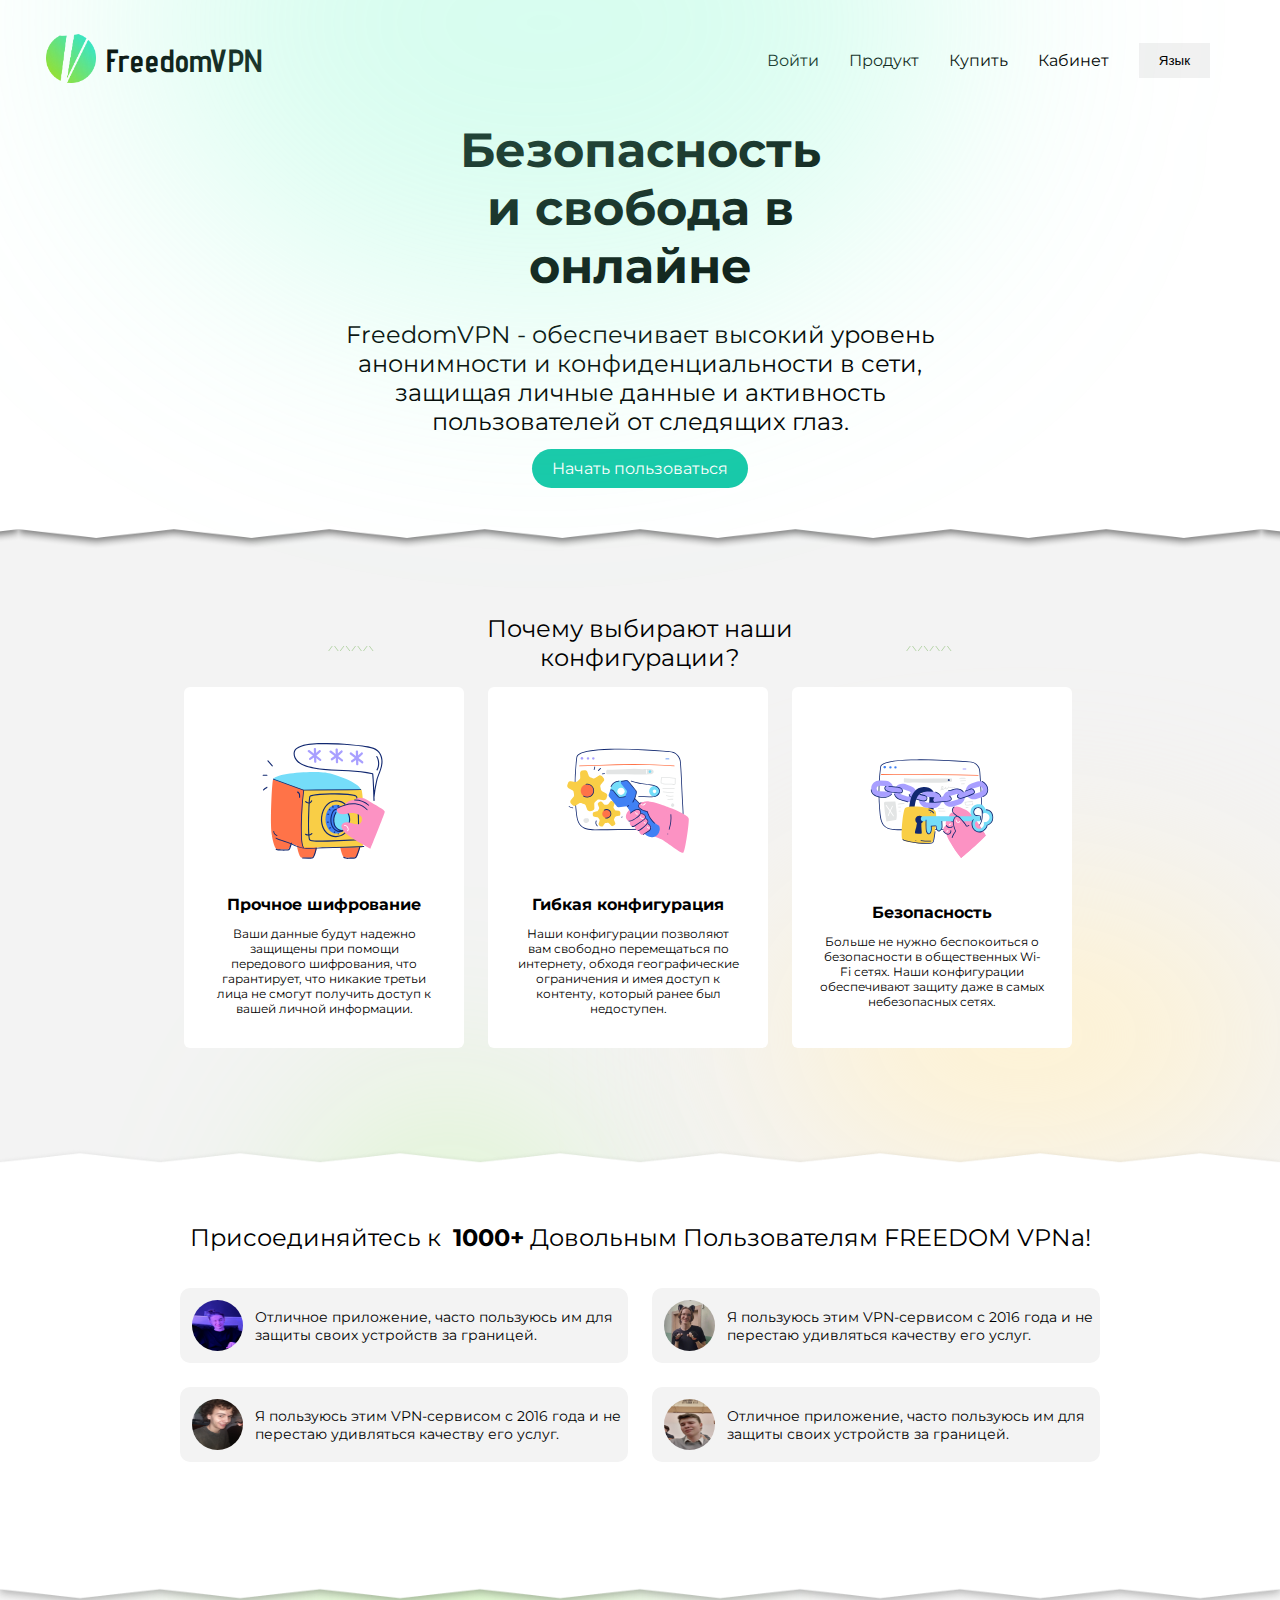
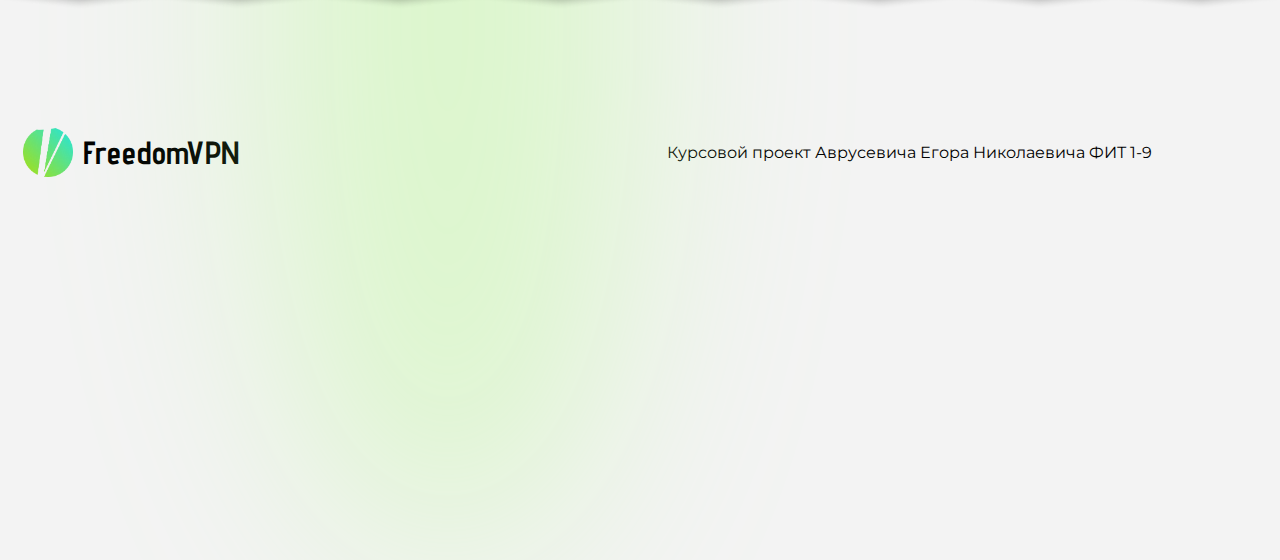
<file: index.html>
<!DOCTYPE html>
<html lang="ru">

<head>
    <meta charset="UTF-8">
    <meta name="viewport" content="width=device-width, initial-scale=1.0">
    <link rel="preconnect" href="https://fonts.googleapis.com">
    <link rel="preconnect" href="https://fonts.gstatic.com" crossorigin>
    <link href="https://fonts.googleapis.com/css2?family=Advent+Pro:wght@100;200;300;400;500;600;700&display=swap"
        rel="stylesheet">
    <link
        href="https://fonts.googleapis.com/css2?family=Montserrat:wght@100;200;300;400;500;600;700;800;900&display=swap"
        rel="stylesheet">
    <link href="main.css" rel="stylesheet" media="all">
</head>

<body>
    <div class="head_rectangle">
        <header>
            <div class="circle"></div>
            <div class="logo">
                <a href="index.html">
                    <img src="images/logo.png" alt="Логотип">
                    <h1 class="product-name">FreedomVPN</a></h1>
                </a>
            </div>
            <div class="AdapFlex">
                <ul class="menu">
                    <li><a href="login.html">Войти</a></li>
                    <li><a href="#Product">Продукт</a></li>
                    <li><a href="tarif.html">Купить</a></li>
                    <li><a href="profile.html">Кабинет</a></li>
                    <div class="language">
                        <li>
                            <div class="dropdown">
                                <button class="dropdown-button">Язык</button>
                                <ul class="dropdown-menu">
                                    <li><a href="#" class="selected">Русский</a></li>
                                    <li><a href="#">Английский</a></li>
                                    <li><a href="#">Французский</a></li>
                                </ul>
                            </div>
                        </li>
                    </div>
                </ul>
            </div>
        </header>
        <!-- верхняя панель(сверху) -->
        <div class="info">
            <div class="cap">Безопасность <br>
                и свобода в онлайне</div>
            <div class="text">FreedomVPN - обеспечивает высокий уровень анонимности и конфиденциальности в сети,
                защищая личные данные и активность пользователей от следящих глаз.</div>
            <button class="custom-button">
                <span class="button-text">Начать пользоваться</span>
            </button>
        </div>
    </div>
    <div class="advantages">
        <div class="why">
            <div class="line"></div> Почему выбирают наши конфигурации? <div class="line"></div>
        </div>
        <div class="container">
            <div class="pluses">
                <img src="images/crypto.svg">
                <div> Прочное шифрование </div>
                <p>Ваши данные будут надежно защищены при помощи передового шифрования,
                    что гарантирует, что никакие третьи лица не смогут получить доступ к вашей личной информации.</p>
            </div>
            <div class="pluses">
                <img src="images/configure.svg">
                <div> Гибкая конфигурация </div>
                <p>Наши конфигурации позволяют вам свободно перемещаться по интернету,
                    обходя географические ограничения и имея доступ к контенту, который ранее был недоступен.</p>
            </div>
            <div class="pluses">
                <img src="images/secure.svg">
                <div> Безопасность </div>
                <p> Больше не нужно беспокоиться о безопасности в общественных Wi-Fi сетях.
                    Наши конфигурации обеспечивают защиту даже в самых небезопасных сетях.</p>
            </div>
        </div>
    </div>
    <div class="background_circle1"></div>
    <div class="background_circle2"></div>
    <div class="reactions">
        <div class="mes">
            Присоединяйтесь к &nbsp<p> 1000+ </p> &nbspДовольным Пользователям FREEDOM VPNа!
        </div>
        <div class="feedbacks">
            <div class="text_f">
                <section class="photo"><img src="images/Ilya.jpg"></section>Отличное приложение, часто пользуюсь им для
                защиты
                своих устройств за границей.
            </div>
            <div class="text_f">
                <section class="photo"><img src="images/Nikita.jpg"></section>Я пользуюсь этим VPN-сервисом с 2016 года
                и не
                перестаю удивляться качеству его услуг.
            </div>
            <div class="text_f">
                <section class="photo"><img src="images/Maksim.jpg"></section>Я пользуюсь этим VPN-сервисом с 2016 года
                и не
                перестаю удивляться качеству его услуг.
            </div>
            <div class="text_f">
                <section class="photo"><img src="images/Sanya.jpg"></section>Отличное приложение, часто пользуюсь им для
                защиты
                своих устройств за границей.
            </div>
        </div>
    </div>
    <footer>
        <div class="logo">
            <img src="images/logo.png" alt="Логотип">
            <h1 class="product-name">FreedomVPN</h1>
        </div>
        <div id="output" class="output"></div>
        <script src="name.js"></script>
    </footer>
    <script src="language.js"></script>
</body>

</html>
</file>
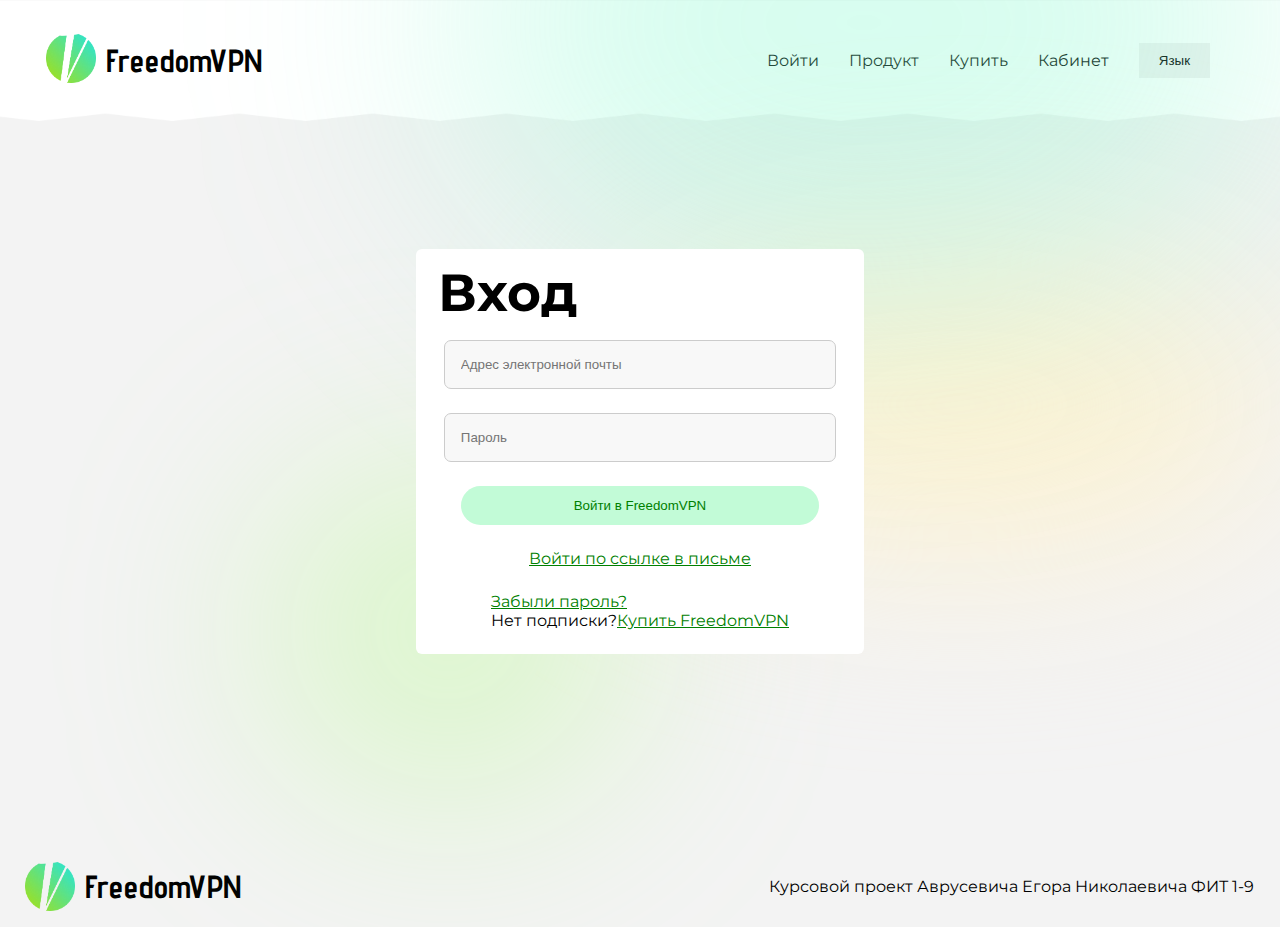
<file: login.html>
<!DOCTYPE html>
<html lang="ru">

<head>
    <meta charset="UTF-8">
    <meta name="viewport" content="width=device-width, initial-scale=1.0">
    <link rel="preconnect" href="https://fonts.googleapis.com">
    <link rel="preconnect" href="https://fonts.gstatic.com" crossorigin>
    <link href="https://fonts.googleapis.com/css2?family=Advent+Pro:wght@100;200;300;400;500;600;700&display=swap"
        rel="stylesheet">
    <link
        href="https://fonts.googleapis.com/css2?family=Montserrat:wght@100;200;300;400;500;600;700;800;900&display=swap"
        rel="stylesheet">
    <link href="https://fonts.googleapis.com/css2?family=Open+Sans:wght@300;400;600;700;800&display=swap"
        rel="stylesheet">
    <link href="https://fonts.googleapis.com/css2?family=Roboto:wght@100;300;400;500;700;900&display=swap"
        rel="stylesheet">
    <link href="login.css" rel="stylesheet" media="all">
</head>

<body>
    <div class="head_rectangle">
        <header>
            <div class="circle"></div>
            <div class="logo">
                <a href="index.html">
                    <img src="images/logo.png" alt="Логотип">
                    <h1 class="product-name">FreedomVPN</a></h1>
                </a>
            </div>
            <div class="AdapFlex">
                <ul class="menu">
                    <li><a href="login.html">Войти</a></li>
                    <li><a href="#Product">Продукт</a></li>
                    <li><a href="tarif.html">Купить</a></li>
                    <li><a href="profile.html">Кабинет</a></li>
                    <div class="language">
                        <li>
                            <div class="dropdown">
                                <button class="dropdown-button">Язык</button>
                                <ul class="dropdown-menu">
                                    <li><a href="#" class="selected">Русский</a></li>
                                    <li><a href="#">Английский</a></li>
                                    <li><a href="#">Французский</a></li>
                                </ul>
                            </div>
                        </li>
                    </div>
                </ul>
            </div>
        </header>
    </div>
    <main class="container">
        <div class="login-form">
            <p>Вход</p>
            <form>
                <div class="form-group">
                    <input type="text" id="email" name="email" placeholder="Адрес электронной почты" required>
                </div>
                <div class="form-group">
                    <input type="text" id="password" name="password" placeholder="Пароль" required>
                </div>
                <div class="form-group">
                    <button type="submit">Войти в FreedomVPN</button>
                </div>
            </form>
            <div class="help">
                <div><a href="#">Войти по ссылке в письме</a></div>
                <div><a href="#">Забыли пароль?</a><br>Нет подписки?<a href="tarif.html">Купить FreedomVPN</a>
                </div>
            </div>
        </div>
    </main>
    <div class="background_circle1"></div>
    <div class="background_circle2"></div>
    <footer>
        <div class="logo">
            <img src="images/logo.png" alt="Логотип">
            <h1 class="product-name">FreedomVPN</h1>
        </div>
        <div id="output" class="output"></div>
        <script src="name.js"></script>
    </footer>
    <script src="language.js"></script>
</body>

</html>
</file>
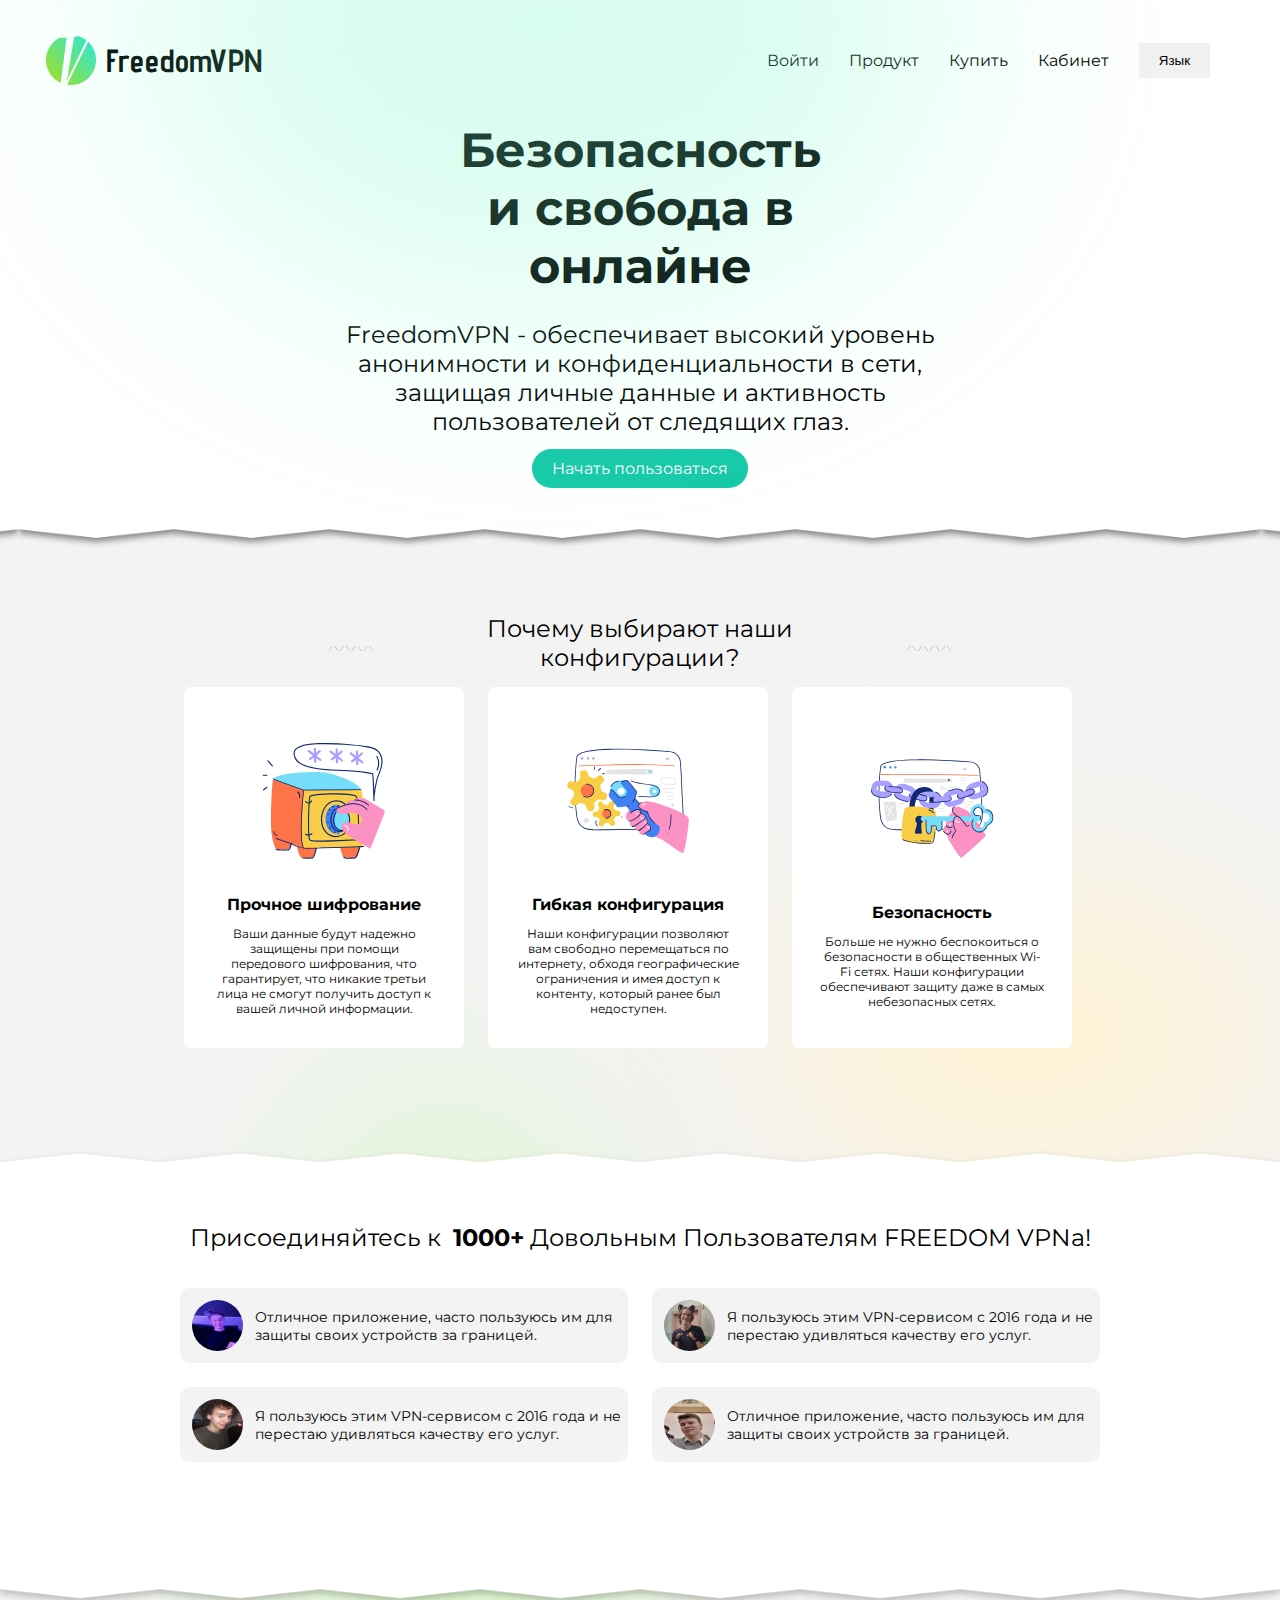
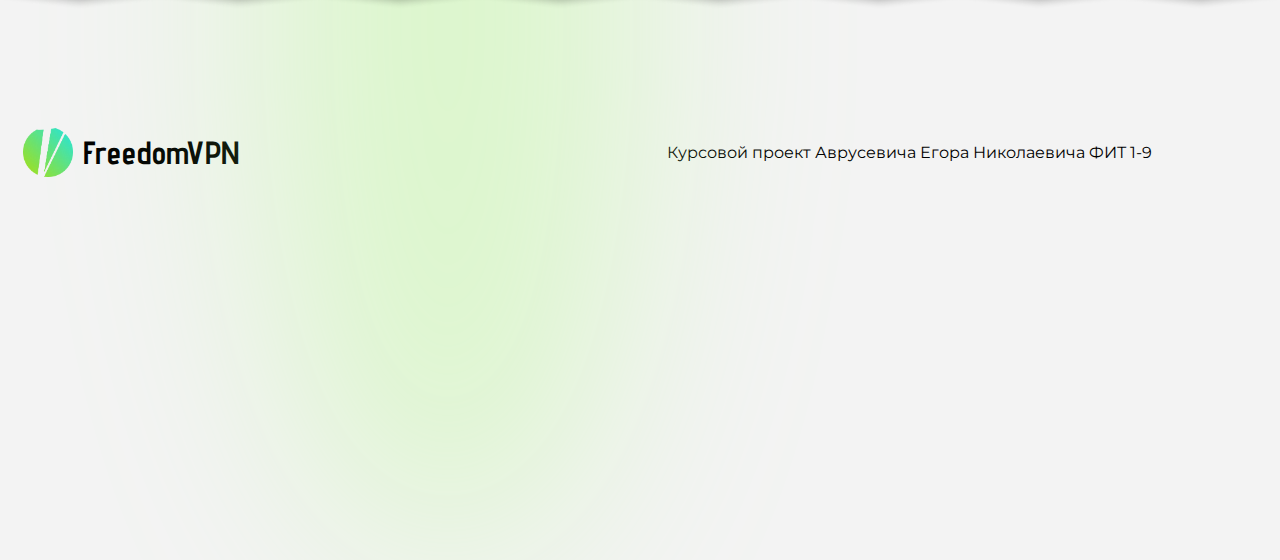
<file: main.html>
<!DOCTYPE html>
<html lang="ru">

<head>
    <meta charset="UTF-8">
    <meta name="viewport" content="width=device-width, initial-scale=1.0">
    <link rel="preconnect" href="https://fonts.googleapis.com">
    <link rel="preconnect" href="https://fonts.gstatic.com" crossorigin>
    <link href="https://fonts.googleapis.com/css2?family=Advent+Pro:wght@100;200;300;400;500;600;700&display=swap"
        rel="stylesheet">
    <link
        href="https://fonts.googleapis.com/css2?family=Montserrat:wght@100;200;300;400;500;600;700;800;900&display=swap"
        rel="stylesheet">
    <link href="https://fonts.googleapis.com/css2?family=Open+Sans:wght@300;400;600;700;800&display=swap"
        rel="stylesheet">
    <link href="https://fonts.googleapis.com/css2?family=Roboto:wght@100;300;400;500;700;900&display=swap"
        rel="stylesheet">
    <link href="main.css" rel="stylesheet" media="all">
</head>

<body>
    <div class="head_rectangle">
        <header>
            <div class="circle"></div>
            <div class="logo">
                <img src="images/logo.png" alt="Логотип">
                <h1 class="product-name"><a href="main.html">FreedomVPN</a></h1>
            </div>
            <div class="AdapFlex">
                <ul class="menu">
                    <li><a href="login.html">Войти</a></li>
                    <li><a href="#Product">Продукт</a></li>
                    <li><a href="tarif.html">Купить</a></li>
                    <li><a href="profile.html">Кабинет</a></li>
                    <div class="language">
                        <li>
                            <div class="dropdown">
                                <button class="dropdown-button">Язык</button>
                                <ul class="dropdown-menu">
                                    <li><a href="#" class="selected">Русский</a></li>
                                    <li><a href="#">Английский</a></li>
                                    <li><a href="#">Французский</a></li>
                                </ul>
                            </div>
                        </li>
                    </div>
                </ul>
            </div>
        </header>
        <!-- верхняя панель(сверху) -->
        <div class="info">
            <div class="cap">Безопасность <br>
                и свобода в онлайне</div>
            <div class="text">FreedomVPN - обеспечивает высокий уровень анонимности и конфиденциальности в сети,
                защищая личные данные и активность пользователей от следящих глаз.</div>
            <button class="custom-button">
                <span class="button-text">Начать пользоваться</span>
            </button>
        </div>
    </div>
    <div class="advantages">
        <div class="why">
            <div class="line"></div> Почему выбирают наши конфигурации? <div class="line"></div>
        </div>
        <div class="container">
            <div class="pluses">
                <img src="images/crypto.svg">
                <div> Прочное шифрование </div>
                <p>Ваши данные будут надежно защищены при помощи передового шифрования,
                    что гарантирует, что никакие третьи лица не смогут получить доступ к вашей личной информации.</p>
            </div>
            <div class="pluses">
                <img src="images/configure.svg">
                <div> Гибкая конфигурация </div>
                <p>Наши конфигурации позволяют вам свободно перемещаться по интернету,
                    обходя географические ограничения и имея доступ к контенту, который ранее был недоступен.</p>
            </div>
            <div class="pluses">
                <img src="images/secure.svg">
                <div> Безопасность </div>
                <p> Больше не нужно беспокоиться о безопасности в общественных Wi-Fi сетях.
                    Наши конфигурации обеспечивают защиту даже в самых небезопасных сетях.</p>
            </div>
        </div>
    </div>
    <div class="background_circle1"></div>
    <div class="background_circle2"></div>
    <div class="reactions">
        <div class="mes">
            Присоединяйтесь к &nbsp<p> 1000+ </p> &nbspДовольным Пользователям FREEDOM VPNа!
        </div>
        <div class="feedbacks">
            <div class="text_f">
                <section class="photo"><img src="images/Ilya.jpg"></section>Отличное приложение, часто пользуюсь им для
                защиты
                своих устройств за границей.
            </div>
            <div class="text_f">
                <section class="photo"><img src="images/Nikita.jpg"></section>Я пользуюсь этим VPN-сервисом с 2016 года
                и не
                перестаю удивляться качеству его услуг.
            </div>
            <div class="text_f">
                <section class="photo"><img src="images/Maksim.jpg"></section>Я пользуюсь этим VPN-сервисом с 2016 года
                и не
                перестаю удивляться качеству его услуг.
            </div>
            <div class="text_f">
                <section class="photo"><img src="images/Sanya.jpg"></section>Отличное приложение, часто пользуюсь им для
                защиты
                своих устройств за границей.
            </div>
        </div>
    </div>
    <footer>
        <div class="logo">
            <img src="images/logo.png" alt="Логотип">
            <h1 class="product-name">FreedomVPN</h1>
        </div>
        <div>Курсовой проект Аврусевича Егора Николаевича ФИТ 1-9</div>
    </footer>
    <script src="language.js"></script>
</body>

</html>
</file>
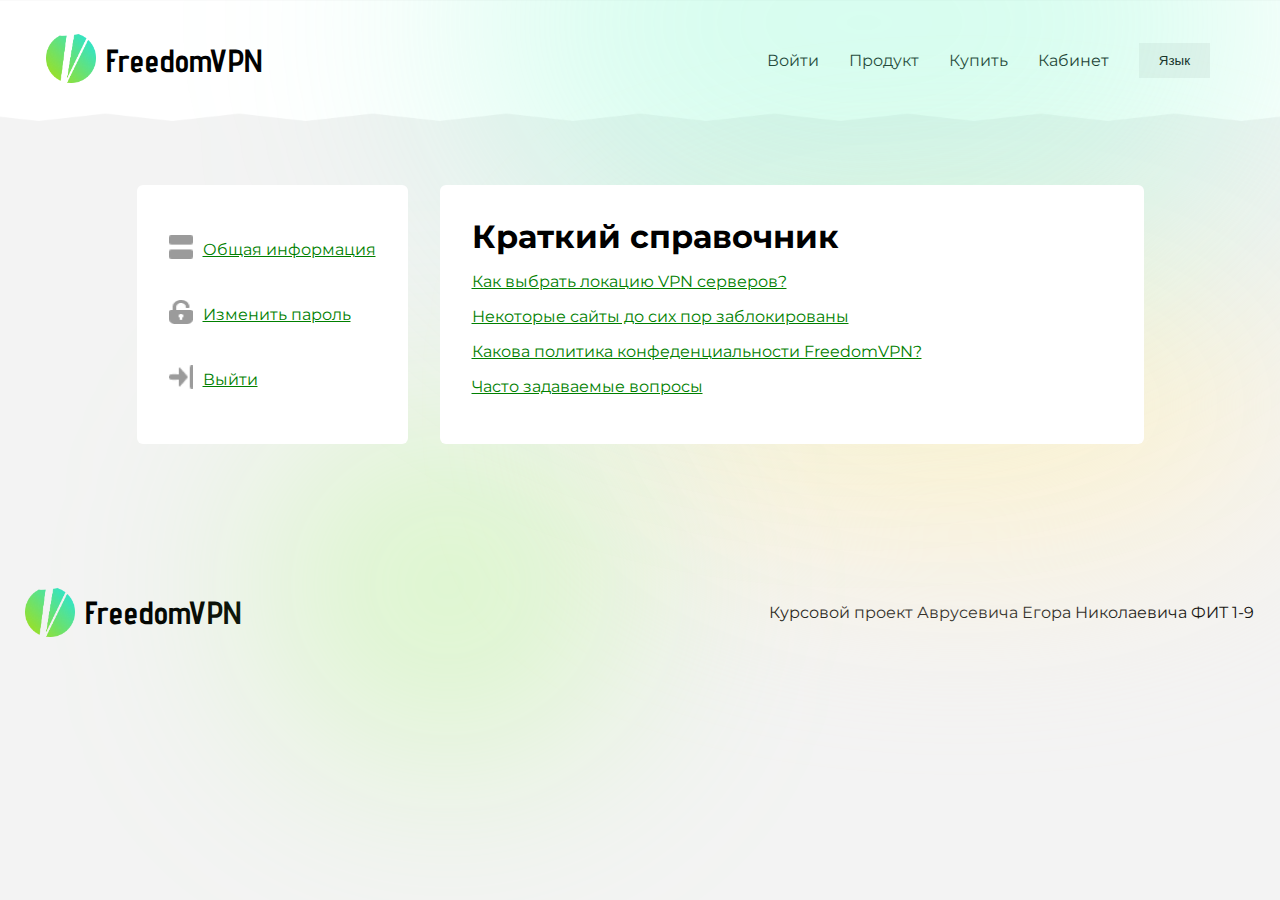
<file: profile.html>
<!DOCTYPE html>
<html lang="ru">

<head>
    <meta charset="UTF-8">
    <meta name="viewport" content="width=device-width, initial-scale=1.0">
    <link rel="preconnect" href="https://fonts.googleapis.com">
    <link rel="preconnect" href="https://fonts.gstatic.com" crossorigin>
    <link href="https://fonts.googleapis.com/css2?family=Advent+Pro:wght@100;200;300;400;500;600;700&display=swap"
        rel="stylesheet">
    <link
        href="https://fonts.googleapis.com/css2?family=Montserrat:wght@100;200;300;400;500;600;700;800;900&display=swap"
        rel="stylesheet">
    <link href="https://fonts.googleapis.com/css2?family=Open+Sans:wght@300;400;600;700;800&display=swap"
        rel="stylesheet">
    <link href="https://fonts.googleapis.com/css2?family=Roboto:wght@100;300;400;500;700;900&display=swap"
        rel="stylesheet">
    <link href="profile.css" rel="stylesheet" media="all">
</head>

<body>
    <div class="head_rectangle">
        <header>
            <div class="circle"></div>
            <div class="logo">
                <a href="index.html">
                    <img src="images/logo.png" alt="Логотип">
                    <h1 class="product-name">FreedomVPN</a></h1>
                </a>
            </div>
            <div class="AdapFlex">
                <ul class="menu">
                    <li><a href="login.html">Войти</a></li>
                    <li><a href="#Product">Продукт</a></li>
                    <li><a href="tarif.html">Купить</a></li>
                    <li><a href="profile.html">Кабинет</a></li>
                    <div class="language">
                        <li>
                            <div class="dropdown">
                                <button class="dropdown-button">Язык</button>
                                <ul class="dropdown-menu">
                                    <li><a href="#" class="selected">Русский</a></li>
                                    <li><a href="#">Английский</a></li>
                                    <li><a href="#">Французский</a></li>
                                </ul>
                            </div>
                        </li>
                    </div>
                </ul>
            </div>
        </header>
    </div>
    <div class="all">
        <aside>
            <div>
                <div class="icon"><img src="images/info.png"></div><a href="#">Общая информация</a>
            </div>
            <div>
                <div class="icon"><img src="images/lock.png"></div><a href="#">Изменить пароль</a>
            </div>
            <div>
                <div class="icon"><img src="images/exit.png"></div><a href="#">Выйти</a>
            </div>
        </aside>
        <div class="help">
            <p>Краткий справочник</p>
            <a href="#">Как выбрать локацию VPN серверов?</a>
            <a href="#">Некоторые сайты до сих пор заблокированы</a>
            <a href="#">Какова политика конфеденциальности FreedomVPN?</a>
            <a href="#">Часто задаваемые вопросы</a>
        </div>
    </div>
    <div class="background_circle1"></div>
    <div class="background_circle2"></div>
    <footer>
        <div class="logo">
            <img src="images/logo.png" alt="Логотип">
            <h1 class="product-name">FreedomVPN</h1>
        </div>
        <div id="output" class="output"></div>
        <script src="name.js"></script>
    </footer>
    <script src="language.js"></script>

</html>
</file>
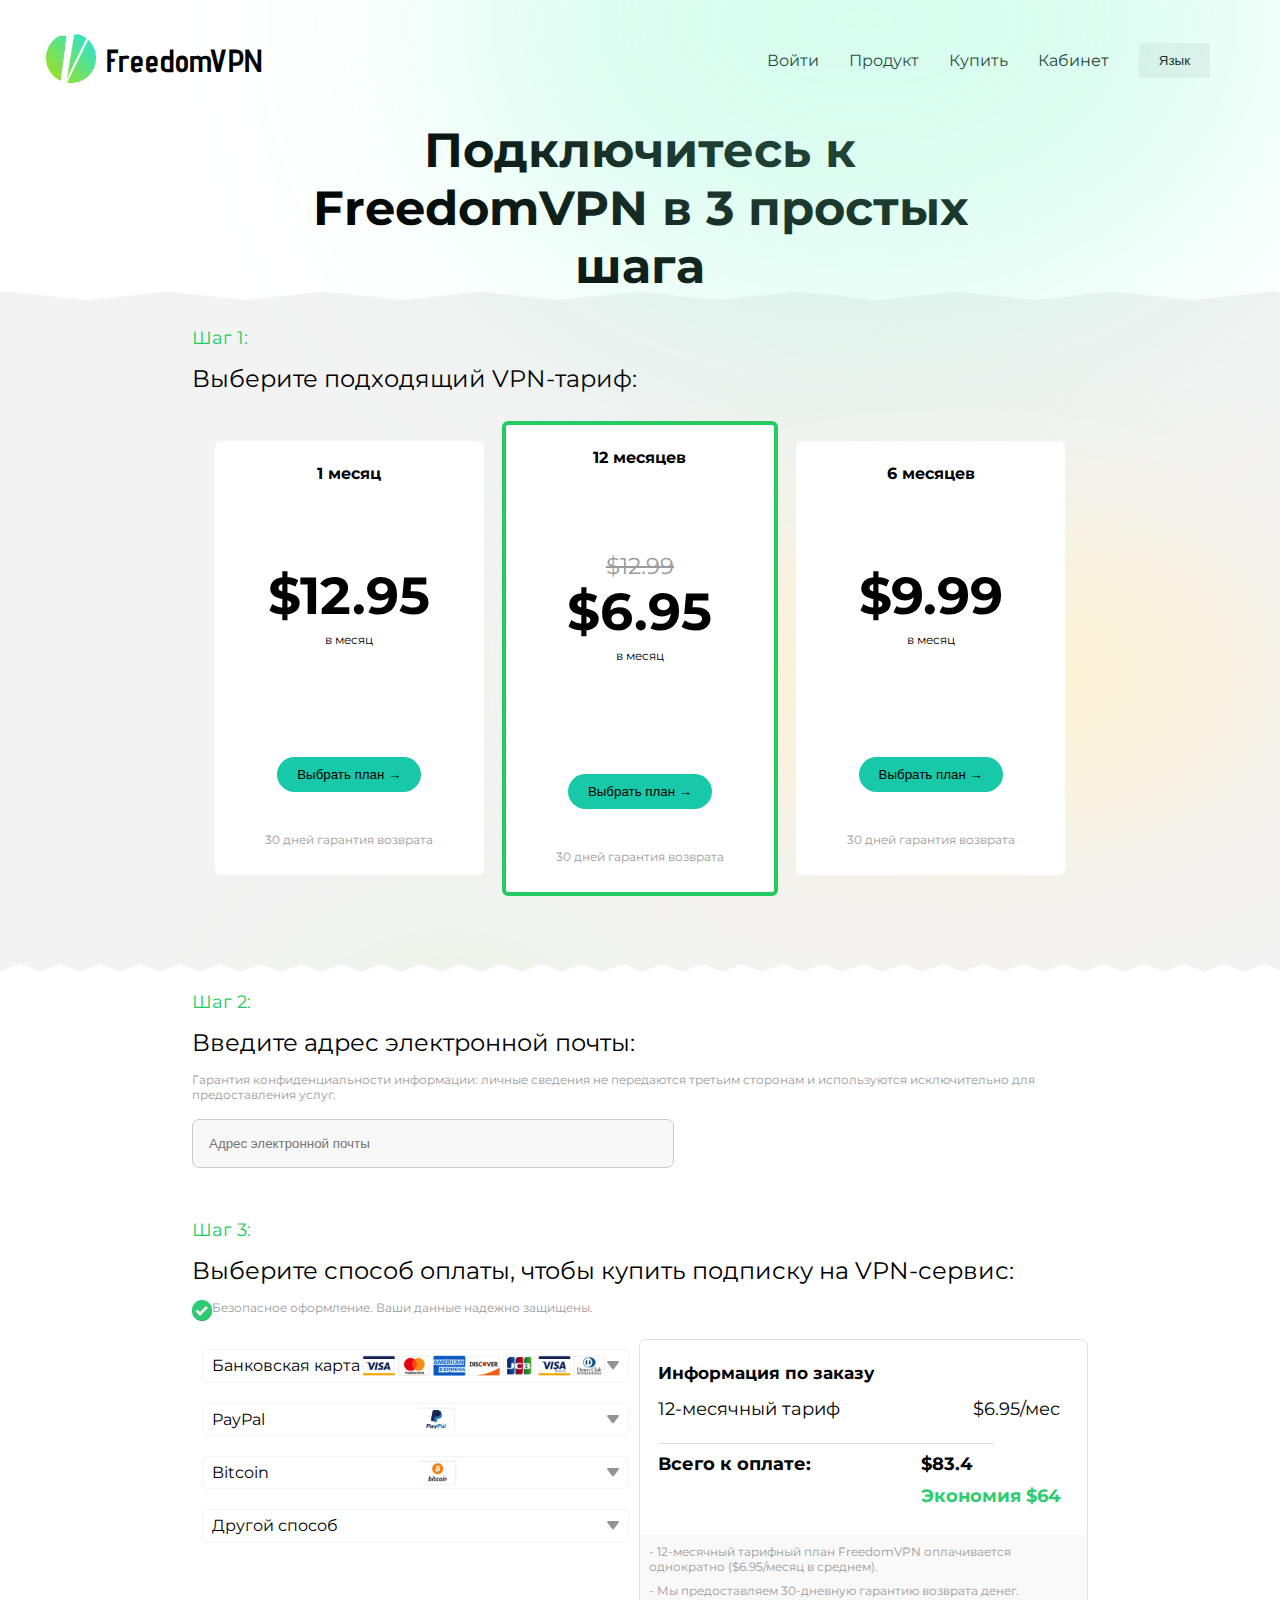
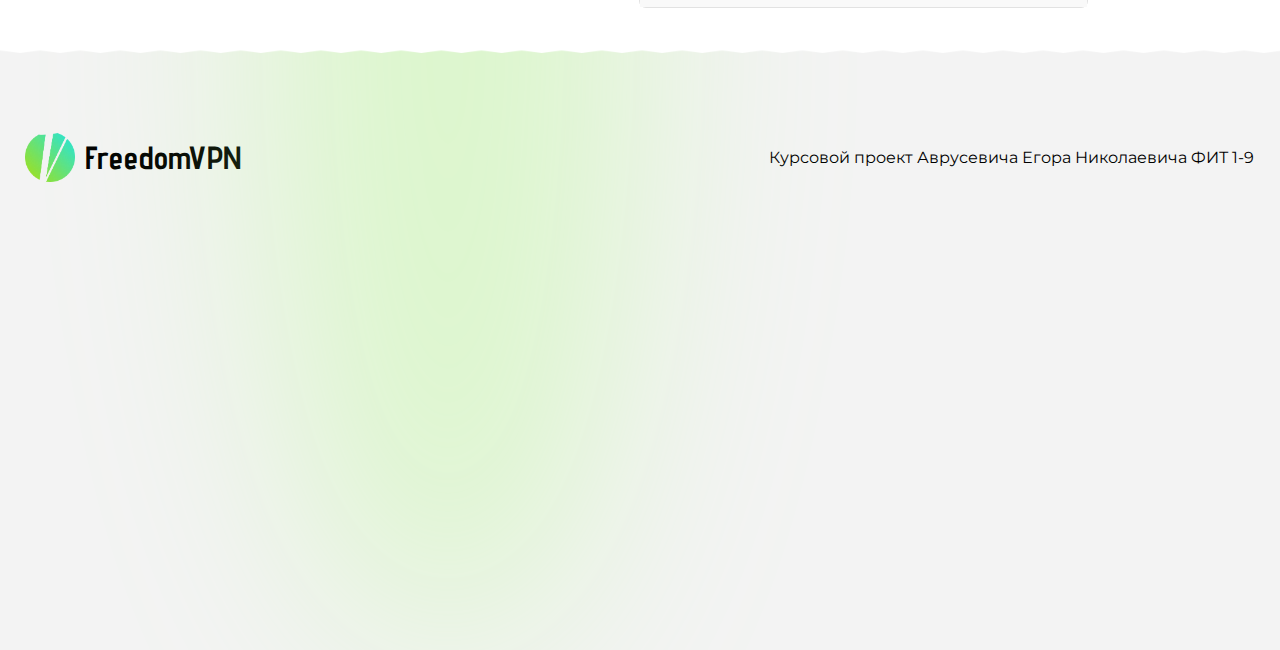
<file: tarif.html>
<!DOCTYPE html>
<html lang="ru">

<head>
    <meta charset="UTF-8">
    <meta name="viewport" content="width=device-width, initial-scale=1.0">
    <link rel="preconnect" href="https://fonts.googleapis.com">
    <link rel="preconnect" href="https://fonts.gstatic.com" crossorigin>
    <link href="https://fonts.googleapis.com/css2?family=Advent+Pro:wght@100;200;300;400;500;600;700&display=swap"
        rel="stylesheet">
    <link
        href="https://fonts.googleapis.com/css2?family=Montserrat:wght@100;200;300;400;500;600;700;800;900&display=swap"
        rel="stylesheet">
    <link href="https://fonts.googleapis.com/css2?family=Open+Sans:wght@300;400;600;700;800&display=swap"
        rel="stylesheet">
    <link href="https://fonts.googleapis.com/css2?family=Roboto:wght@100;300;400;500;700;900&display=swap"
        rel="stylesheet">
    <link href="tarif.css" rel="stylesheet" media="all">
</head>

<body>
    <div class="head_rectangle">
        <header>
            <div class="circle"></div>
            <div class="logo">
                <a href="index.html">
                    <img src="images/logo.png" alt="Логотип">
                    <h1 class="product-name">FreedomVPN</a></h1>
                </a>
            </div>
            <div class="AdapFlex">
                <ul class="menu">
                    <li><a href="login.html">Войти</a></li>
                    <li><a href="#Product">Продукт</a></li>
                    <li><a href="tarif.html">Купить</a></li>
                    <li><a href="profile.html">Кабинет</a></li>
                    <div class="language">
                        <li>
                            <div class="dropdown">
                                <button class="dropdown-button">Язык</button>
                                <ul class="dropdown-menu">
                                    <li><a href="#" class="selected">Русский</a></li>
                                    <li><a href="#">Английский</a></li>
                                    <li><a href="#">Французский</a></li>
                                </ul>
                            </div>
                        </li>
                    </div>
                </ul>
            </div>
        </header>
        <div class="info">
            <div class="cap">Подключитесь к FreedomVPN
                в 3 простых шага</div>
        </div>
    </div>
    <!-- верхняя панель(сверху) -->
    <div class="step1">
        <p class="step">Шаг 1:</p>
        <p>Выберите подходящий VPN-тариф:</p>
        <div class="tarifs">
            <div class="tarif1">
                <p class="monthes">1 месяц</p>
                <p class="cost">$12.95</p>
                <p class="in_month">в месяц</p>
                <button class="custom-button">
                    <span class="button-text">Выбрать план &rarr;</span>
                </button>
                <p class="garant">30 дней гарантия возврата</p>
            </div>
            <div class="tarif2">
                <p class="monthes">12 месяцев</p>
                <p class="discount">$12.99</p>
                <p class="cost">$6.95</p>
                <p class="in_month">в месяц</p>
                <button class="custom-button">
                    <span class="button-text">Выбрать план &rarr;</span>
                </button>
                <p class="garant">30 дней гарантия возврата</p>
            </div>
            <div class="tarif3">
                <p class="monthes">6 месяцев</p>
                <p class="cost">$9.99</p>
                <p class="in_month">в месяц</p>
                <button class="custom-button">
                    <span class="button-text">Выбрать план &rarr;</span>
                </button>
                <p class="garant">30 дней гарантия возврата</p>
            </div>
        </div>
    </div>
    <div class="other">
        <div class="step2">
            <p class="step">Шаг 2:</p>
            <p>Введите адрес электронной почты:</p>
            <p class="warning">Гарантия конфиденциальности информации: личные сведения не передаются третьим сторонам и
                используются исключительно для предоставления услуг.</p>
            <div class="form-group">
                <input type="text" id="email" name="email" placeholder="Адрес электронной почты" required>
            </div>
        </div>
        <div class="step3">
            <p class="step">Шаг 3:</p>
            <p>Выберите способ оплаты, чтобы купить подписку на VPN-сервис:</p>
            <p class="protect"><img src="images/idenf.png">Безопасное оформление. Ваши данные надежно защищены.</p>
            <div class="pay">
                <div class="way_pay">
                    <div>Банковская карта <img src="images/credit card.png" height="24px"><img
                            src="images/down arrow.png" height="9px"></div>
                    <div>PayPal<img src="images/PayPal.png" height="24px"><img src="images/down arrow.png" height="9px">
                    </div>
                    <div>Bitcoin<img src="images/Bitcoin.png" height="24px"><img src="images/down arrow.png"
                            height="9px"></div>
                    <div>Другой способ<img src="images/down arrow.png" height="9px"></div>
                </div>
                <div class="info_pay">
                    <div class="classic">
                        <p class="info_step">Информация по заказу</p>
                        <div class="total">
                            <p>12-месячный тариф</p>
                            <p class="dop1">$6.95/мес</p>
                        </div>
                        <div class="img"><img src="images/Line 3.png"></div>
                        <div class="itog">
                            <p>Всего к оплате:</p>
                            <div class="summ">
                                <p>$83.4</p>
                                <p class="eco">Экономия $64</p>
                            </div>
                        </div>
                    </div>
                    <div class="exten">
                        <p>- 12-месячный тарифный план FreedomVPN оплачивается однократно ($6.95/месяц в среднем).</p>
                        <p>- Мы предоставляем 30-дневную гарантию возврата денег.</p>
                    </div>
                </div>
            </div>
        </div>
    </div>
    <div class="background_circle1"></div>
    <div class="background_circle2"></div>
    <footer>
        <div class="logo">
            <img src="images/logo.png" alt="Логотип">
            <h1 class="product-name">FreedomVPN</h1>
        </div>
        <div id="output"></div>
        <script src="name.js"></script>
    </footer>
    <script src="language.js"></script>

</html>
</file>
<file: main.css>
body,
html {
  margin: 0;
  padding: 0;
  overflow-x: hidden;
  background-color: rgba(243, 243, 243, 1);
}

a {
  text-decoration: none;
  color: inherit;
}

a:visited {
  color: inherit;
  text-decoration: none;
}

ul {
  list-style-type: none;
}

ul li {
  display: block;
  padding: 0;
  margin: 0;
  align-items: center;
}


.menu {
  display: flex;
  align-items: center;
  margin-left: 114px;
  padding: 0;
  margin: 0;
  margin-right: 60px;
}

.menu li {
  margin-right: 30px;
  flex-wrap: nowrap;
  flex: 1;
}

.menu a {
  padding-bottom: 4px;
}

.menu a:hover {
  border-bottom: 1px solid black;
}

li {
  font-family: 'Montserrat';
}

.menu .language {
  display: flex;
  align-items: center;
  vertical-align: middle;
}

.menu .language img {
  margin-right: 5px;
}

.dropdown {
  position: relative;
  display: inline-block;
}

.dropdown-button {
  padding: 10px 20px;
  background-color: #f1f1f1;
  border: none;
  cursor: pointer;
}

.dropdown-menu {
  position: absolute;
  top: 100%;
  left: 0;
  width: auto;
  background-color: #f1f1f1;
  list-style-type: none;
  padding: 0;
  margin: 0;
  opacity: 0;
  visibility: hidden;
  transition: opacity 0.3s ease, visibility 0s linear 0.3s;
}

.dropdown-menu.open {
  opacity: 1;
  visibility: visible;
  transition-delay: 0s;
}

.dropdown-menu li {
  padding: 10px;
  margin-right: 0;
}

.dropdown-menu li a {
  text-decoration: none;
  color: #333;
}

.dropdown-menu li a.selected {
  font-weight: bold;
}

header {
  position: static;
  z-index: 1;
  display: flex;
  width: 100%;
  align-items: center;
  justify-content: space-between;
  padding: 20px;
}

.logo {
  display: flex;
  align-items: center;
  margin-left: 2%;
}

.logo img {
  width: 50px;
  height: 50px;
  margin-right: 10px;
}

.product-name {
  font-family: 'Advent Pro', bold;
  font-size: 32px;
  font-weight: bold;
}

.head_rectangle {
  position: static;
  top: 0;
  left: 0;
  width: 100%;
  height: 550px;
  z-index: 1;
  background-image: url(images/Rectangle\ 5.png);
  background-repeat: repeat-x;
  background-position: top;
  background-size: contain;
}

.AdapFlex {
  display: flex;
  align-items: center;
  width: auto;
}

.circle {
  width: 65%;
  height: 65%;
  border-radius: 50%;
  background-color: rgba(122, 248, 203, 0.3);
  filter: blur(130px);
  position: absolute;
  left: 10%;
  top: -30%;
  overflow: hidden;
  pointer-events: none;
  z-index: 1;
}

@media (max-width: 1020px) {
.dropdown-menu.open li{
  padding: 5px;
  font-size: 12px;
  width: auto;
  margin: 0;
}

.menu li {
  margin-right: 20px;
}

  .menu {
    margin-right: 20px;
  }

  .logo {
    height: auto;
  }

  .logo img{
    width: 40px;
    height: 40px;
  }

  .product-name {
    font-size: 26px;
  }
  
  header {
    padding: 10px;
  }
}

@media (max-width: 768px) {

  .dropdown-button {
    padding: 10px;
  }

  .menu {
    margin-right: 40px;
  }

  header {
    padding: 10px;
  }

  .menu li {
    font-size: 16px;
  }

.logo img {
  width: 25px;
  height: 25px;
}

  .product-name {
    font-size: 16px;
  }
}

@media (max-width: 610px) {
  .dropdown-menu.open li{
    font-size: 10px;
  }

  .menu li {
    font-size: 12px;
    margin-right: 10px;
  }

  .dropdown-button {
    padding: 5px 10px;
    font-size: 10px;
  }
}

@media (max-width:426px) {
  .logo {
    margin: 0;
  }

  .logo img {
    margin-right: 2px;
  }

.product-name {
  font-size: 12px;
}

.menu li {
  font-size: 10px;
  margin-right: 5px;
}

.dropdown-button {
  padding: 4px 8px;
  font-size: 8px;
}

.dropdown-menu.open li{
  font-size: 8px;
}

  header {
    padding-left: 5px;
  }
}



/*  оформление шапки страницы(сверху) */

.custom-button {
  display: flex;
  align-items: center;
  justify-content: center;
  margin-top: 1%;
  padding: 10px 20px;
  background-color: rgba(23, 201, 169, 1);
  border: none;
  border-radius: 72px;
  cursor: pointer;
  transition: background-color 0.3s, box-shadow 0.3s;
  margin-bottom: 100px;
}

.custom-button:hover {
  background-color: rgba(23, 201, 169, 0.8);
  box-shadow: 0 0 10px rgba(0, 0, 0, 0.3);
  transition: 0.5s ease;
}

.info {
  display: flex;
  flex-direction: column;
  justify-content: center;
  align-items: center;
  height: auto;
}

.cap {
  flex-wrap: nowrap;
  width: 40%;
  font-family: 'Montserrat';
  font-size: 48px;
  font-weight: bold;
  text-align: center;
  margin-bottom: 2%;
}

.text {
  width: 50%;
  font-size: 24px;
  display: flex;
  position: relative;
  font-family: 'Montserrat';
  text-align: center;
}

.button-text {
  color: white;
  font-family: 'Montserrat';
  font-size: 16px;
}

@media (max-width: 1200px){

  .custom-button{
    padding: 7px 15px;
  }

  .head_rectangle {
    height: 500px;
  }

  .cap {
    width: 50%;
    font-size: 38px;
  }

  .text {
    width: 60%;
    font-size: 20px;
  }
}

@media (max-width: 1020px){
  .head_rectangle {
    height: 400px;
  }

  .cap {
    width: 55%;
    font-size: 32px;
    margin-bottom: 1%;
  }

  .text {
    width: 65%;
    font-size: 16px;
  }
}

@media (max-width: 918px){
  
  .head_rectangle {
    height: 280px;
  }

  .cap {
    font-size: 28px;
  }
  .text {
    font-size: 12px;
  }
}

@media (max-width: 750px){

  .head_rectangle {
    height: 210px;
    background-image: url(images/main_tablet.png);
  }

  .cap {
    width: 60%;
    font-size: 20px;
  }

  .text {
    width: 80%;
    font-size: 10px;
  }

  .button-text {
    font-size: 12px;
  }
  .custom-button {
    padding: 5px 10px;
  }
}

@media (max-width: 610px) {
  .head_rectangle {
    background-image: url(images/Rectangle_header_phone.png);
  }
}

@media (max-width: 400px) {
  .cap {
    width: 80%;
  }

  .text{
    width: 100%;
  }

  header {
    padding-bottom: 5px;
  }
}

.advantages {
  z-index: 1;
  display: flex;
  flex-direction: column;
  height: auto;
  align-items: center;
  margin-top: 5%;
}

.why {
  width: 55%;
  text-align: center;
  font-size: 24px;
  display: flex;
  position: relative;
  font-family: 'Montserrat';
  text-align: center;
  justify-content: center;
  align-items: center;
}

.line {
  background-image: url(images/Line\ 1.svg);
  background-repeat: no-repeat;
  background-position: center;
  height: 5px;
  width: 96px;
  position: static;
  margin-top: 10px;
  padding-left: 20px;
  padding-right: 20px;
}

.container {
  display: flex;
  justify-content: center;
  flex-wrap: nowrap;
}

.pluses {
  z-index: 2;
  margin-top: 15px;
  align-items: center;
  margin-right: 24px;
  width: 280px;
  height: 361px;
  flex: 1;
  background-color: white;
  border-radius: 6px;
  display: flex;
  flex-direction: column;
  justify-content: center;
  align-items: center;
}

.pluses:hover{
  transition: 0.5s ease;
  box-shadow: 0 0 10px rgba(0, 0, 0, 0.3);
}

.pluses img {
  margin-top: 30px;
  margin-bottom: 30px;
}

.pluses div {
  font-family: 'Montserrat';
  font-weight: bold;
  font-size: 16px;
  text-align: center;
}

.pluses p {
  font-family: 'Montserrat';
  font-size: 12px;
  text-align: center;
  margin-left: 10%;
  margin-right: 10%;
}

@media (max-width: 1000px) {
  .container {
    flex-wrap: wrap;
    flex-direction: column;
    align-items: center;
  }

  .pluses {
    width: 70%;
    margin-left: 5%;
    margin-right: 5%;
  }

  .pluses img {
    width: 150px;
    height: 150px;
    margin-bottom: 15px;
  }

  .why {
    width: 60%;
    font-size: 20px;
  }
}

@media (max-width: 720px) {
  .why {
    width: 70%;
    font-size: 16px;
  }
  .line {
    width: 50px;
  }
}

@media (max-width: 550px) {

  .pluses {
    width: 90%;
  }
  .why {
    width: 90%;
    font-size: 12px;
  }
  .line {
    width: 20px;
  }
}

.reactions {
  background-image: url(images/Group\ 21.png);
  margin-top: 100px;
  position: relative;
  top: 0;
  left: 0;
  width: 100%;
  height: 500px;
  z-index: 1;
  background-repeat: repeat-x;
  background-position: top;
  background-size: contain;
}

.mes {
  display: flex;
  justify-content: center;
  align-items: center;
  font-family: 'Montserrat';
  padding-top: 4%;
  font-size: 24px;
  text-align: center;
  white-space: nowrap;
  overflow: hidden;
  text-overflow: ellipsis;
}

.mes p {
  font-weight: bold;
}

.photo {
  width: 51px;
  height: 51px;
  margin: 12px;
}

.photo img {
  border-radius: 50%;
  width: 51px;
  height: 51px;
}

.feedbacks {
  display: flex;
  z-index: 1;
  flex-wrap: wrap;
  justify-content: center;
  align-items: center;
}

.feedbacks div {
  display: flex;
  z-index: 1;
  background-color: rgba(243, 243, 243, 1);
  width: 35%;
  border-radius: 10px;
  margin: 12px;
  font-family: 'Montserrat';
  font-size: 14px;
}

.text_f {
  display: flex;
  align-items: center;
}

.text_f:hover{
  transition: 0.5s ease;
  box-shadow: 0 0 10px rgba(0, 0, 0, 0.3);
}

@media (max-width: 940px) {
  .reactions {
    background-image: url(images/Group_reac_table.png);
    flex-direction: column;
    height:570px;
  }

  .mes {
    font-size: 18px;
  }

  .feedbacks div {
    width: 80%;
    font-size: 18px;
  }

  .feedbacks {
    flex-direction: column;
  }
}

@media (max-width: 720px){

  .reactions {
    height: 500px;
  }

  .mes {
    margin-bottom: 10px;
    font-size: 12px;
  }

  .feedbacks div {
    font-size: 14px;
  } 
}

@media (max-width: 500px) {

  .mes {
    font-size: 10px;
  }

  .feedbacks div {
    font-size: 12px;
  }
}

@media (max-width: 400px) {
  .reactions {
    margin-top: 50px;
    height: 400px;
  }

  .mes {
    font-size: 9px;
  }

  .feedbacks div {
    font-size: 11px;
  }

  .photo {
    width: 30px;
    height: 30px;
  }

  .photo img {
    width: 30px;
    height: 30px;
  }
}

footer {
  display: flex;
  align-items: center;
  justify-content: space-between;
  margin-top: 5%;
  margin-right: 10%;
  font-family: 'Montserrat';
}

@media (max-width: 800px) {
  .output {
    font-size: 10px;
    margin-left: 10%;
  }
}

@media (max-width: 500px) {
  .output {
    font-size: 9px;
  }
}

.background_circle1 {
  width: 40%;
  height: 30%;
  border-radius: 50%;
  background-color: rgba(255, 242, 208, 1);
  filter: blur(100px);
  position: absolute;
  right: 0%;
  top: 100%;
  overflow:hidden;
  pointer-events: none;
  z-index: 0;
}

.background_circle2 {
  width: 30%;
  height: 120%;
  border-radius: 50%;
  background-color: rgba(168, 255, 118, 0.3);
  filter: blur(100px);
  position: absolute;
  left: 20%;
  bottom: -140%;
  overflow: hidden;
  pointer-events: none;
  z-index: 0;
}
</file>
<file: login.css>
body,
html {
  margin: 0;
  padding: 0;
  overflow-x: hidden;
  background-color: rgba(243, 243, 243, 1);
}

a {
  text-decoration: none;
  color: inherit;
}

a:visited {
  color: inherit;
  text-decoration: none;
}

ul {
  list-style-type: none;
}

ul li {
  display: block;
  padding: 0;
  margin: 0;
  align-items: center;
}


.menu {
  display: flex;
  align-items: center;
  margin-left: 114px;
  padding: 0;
  margin: 0;
  margin-right: 60px;
}

.menu li {
  margin-right: 30px;
  flex-wrap: nowrap;
  flex: 1;
}

.menu a {
  padding-bottom: 4px;
}

.menu a:hover {
  border-bottom: 1px solid black;
}

li {
  font-family: 'Montserrat';
}

.menu .language {
  display: flex;
  align-items: center;
  vertical-align: middle;
}

.menu .language img {
  margin-right: 5px;
}

.dropdown {
  position: relative;
  display: inline-block;
}

.dropdown-button {
  padding: 10px 20px;
  background-color: #f1f1f1;
  border: none;
  cursor: pointer;
}

.dropdown-menu {
  position: absolute;
  top: 100%;
  left: 0;
  width: auto;
  background-color: #f1f1f1;
  list-style-type: none;
  padding: 0;
  margin: 0;
  opacity: 0;
  visibility: hidden;
  transition: opacity 0.3s ease, visibility 0s linear 0.3s;
}

.dropdown-menu.open {
  opacity: 1;
  visibility: visible;
  transition-delay: 0s;
}

.dropdown-menu li {
  padding: 10px;
  margin-right: 0;
}

.dropdown-menu li a {
  text-decoration: none;
  color: #333;
}

.dropdown-menu li a.selected {
  font-weight: bold;
}

header {
  position: static;
  z-index: 1;
  display: flex;
  width: 100%;
  align-items: center;
  justify-content: space-between;
  padding: 20px;
}

.logo {
  display: flex;
  align-items: center;
  margin-left: 2%;
}

.logo img {
  width: 50px;
  height: 50px;
  margin-right: 10px;
}

.product-name {
  font-family: 'Advent Pro', bold;
  font-size: 32px;
  font-weight: bold;
}

.head_rectangle {
  position: static;
  top: 0;
  left: 0;
  width: 100%;
  height: auto;
  z-index: 1;
  background-image: url(images/Rectangle\ 6.png);
  background-repeat: repeat-x;
  background-position: top;
  background-size: contain;
}

.AdapFlex {
  display: flex;
  align-items: center;
}

.circle {
  width: 65%;
  height: 65%;
  border-radius: 50%;
  background-color: rgba(122, 248, 203, 0.3);
  filter: blur(130px);
  position: absolute;
  left: 35%;
  top: -30%;
  overflow: hidden;
  pointer-events: none;
  z-index: 1;
}

@media (max-width: 1020px) {
.dropdown-menu.open li{
  padding: 5px;
  font-size: 12px;
  width: auto;
  margin: 0;
}

.menu li {
  margin-right: 20px;
}

  .menu {
    margin-right: 20px;
  }

  .logo {
    height: auto;
  }

  .logo img{
    width: 40px;
    height: 40px;
  }

  .product-name {
    font-size: 26px;
  }
  
  header {
    padding: 10px;
  }
}

@media (max-width: 768px) {

  .dropdown-button {
    padding: 10px;
  }

  .menu {
    margin-right: 40px;
  }

  header {
    padding: 10px;
  }

  .menu li {
    font-size: 16px;
  }

.logo img {
  width: 25px;
  height: 25px;
}

  .product-name {
    font-size: 16px;
  }
}

@media (max-width: 610px) {
  .dropdown-menu.open li{
    font-size: 10px;
  }

  .menu li {
    font-size: 12px;
    margin-right: 10px;
  }

  .dropdown-button {
    padding: 5px 10px;
    font-size: 10px;
  }
}

@media (max-width:426px) {
  .logo {
    margin: 0;
  }

  .logo img {
    margin-right: 2px;
  }

.product-name {
  font-size: 12px;
}

.menu li {
  font-size: 10px;
  margin-right: 5px;
}

.dropdown-button {
  padding: 4px 8px;
  font-size: 8px;
}

.dropdown-menu.open li{
  font-size: 8px;
}

  header {
    padding: 2%;
    padding-left: 5px;
  }
}

/*  оформление шапки страницы(сверху) */

footer {
  display: flex;
  align-items: center;
  justify-content: space-between;
  margin-top: 5%;
  margin-right: 2%;
  font-family: 'Montserrat';
}

@media (max-width: 800px) {
  .output {
    font-size: 10px;
    margin-left: 10%;
  }
}

@media (max-width: 500px) {
  .output {
    font-size: 9px;
  }
}

.background_circle1 {
  width: 50%;
  height: 30%;
  border-radius: 50%;
  background-color: rgba(255, 242, 208, 1);
  filter: blur(100px);
  position: absolute;
  right: 0%;
  top: 30%;
  overflow: hidden;
  pointer-events: none;
  z-index: 0;
}

.background_circle2 {
  width: 30%;
  height: 40%;
  border-radius: 50%;
  background-color: rgba(168, 255, 118, 0.3);
  filter: blur(100px);
  position: absolute;
  left: 20%;
  bottom: 10%;
  overflow: hidden;
  pointer-events: none;
  z-index: 0;
}

/* background и footer (сверху) */

.form {
  align-items: center;
}

.login-form {
  z-index: 1;
  width: 35%;
  margin: 10% auto;
  display: flex;
  align-self: center;
  justify-content: center;
  flex-direction: column;
  background-color: white;
  border-radius: 6px;
}


.login-form p {
  font-family: 'Montserrat';
  padding-left: 5%;
  font-size: 52px;
  font-weight: bold;
  margin: 0;
  margin-top: 12px;
  margin-bottom: 16px;
}

.form-group {
  display: flex;
  justify-content: center;
  align-items: center;
  flex-direction: column;
}

.form-group input {
  width: 80%;
  padding: 16px;
  border: 1px solid #ccc;
  background-color: rgba(248, 248, 248, 1);
  margin-bottom: 24px;
  border-radius: 7px;
}

button[type="submit"] {
  width: 80%;
  padding: 12px;
  border: none;
  background: rgba(194, 251, 215, 1);
  color: rgba(0, 128, 0, 1);
  cursor: pointer;
  border-radius: 100px;
}

button[type="submit"]:hover {
  background-color: rgba(36, 224, 124, 0.8);
  box-shadow: 0 0 10px rgba(0, 0, 0, 0.3);
}

.container {
  display: flex;
  justify-content: center;
  align-items: center;
}

.login-form a {
  color: rgba(0, 128, 0, 1);
  text-decoration: underline;
  font-family: 'Montserrat';
}

.help {
  display: flex;
  flex-wrap: nowrap;
  font-family: 'Montserrat';
  margin: 12px;
  align-self: center;
  justify-content: center;
  align-items: center;
  flex-direction: column;
}

.help div {
  margin-top: 12px;
  margin-bottom: 12px;
}

@media (max-width: 769px) {
  .login-form {
    width: 60%;
    margin: 15% auto;
  }

  .login-form p{
    font-size: 42px;
    margin-bottom: 20px;
  }

  .form-group input {
    margin-bottom: 12px;
  }
}

@media (max-width: 550px) {
  .login-form p{
    font-size: 32px;
  }

  .help div {
    font-size: 12px;
  }
}

@media (max-width: 426px) {
  .login-form {
    width: 70%;
    margin: 25% auto;
  }

  .form-group input {
    padding: 12px;
  }

  button[type="submit"] {
    padding: 8px;
  }
}
</file>
<file: profile.css>
body,
html {
  margin: 0;
  padding: 0;
  overflow-x: hidden;
  background-color: rgba(243, 243, 243, 1);
}

a {
  text-decoration: none;
  color: inherit;
}

a:visited {
  color: inherit;
  text-decoration: none;
}

ul {
  list-style-type: none;
}

ul li {
  display: block;
  padding: 0;
  margin: 0;
  align-items: center;
}


.menu {
  display: flex;
  align-items: center;
  margin-left: 114px;
  padding: 0;
  margin: 0;
  margin-right: 60px;
}

.menu li {
  margin-right: 30px;
  flex-wrap: nowrap;
  flex: 1;
}

.menu a {
  padding-bottom: 4px;
}

.menu a:hover {
  border-bottom: 1px solid black;
}

li {
  font-family: 'Montserrat';
}

.menu .language {
  display: flex;
  align-items: center;
  vertical-align: middle;
}

.menu .language img {
  margin-right: 5px;
}

.dropdown {
  position: relative;
  display: inline-block;
}

.dropdown-button {
  padding: 10px 20px;
  background-color: #f1f1f1;
  border: none;
  cursor: pointer;
}

.dropdown-menu {
  position: absolute;
  top: 100%;
  left: 0;
  width: auto;
  background-color: #f1f1f1;
  list-style-type: none;
  padding: 0;
  margin: 0;
  opacity: 0;
  visibility: hidden;
  transition: opacity 0.3s ease, visibility 0s linear 0.3s;
}

.dropdown-menu.open {
  opacity: 1;
  visibility: visible;
  transition-delay: 0s;
}

.dropdown-menu li {
  padding: 10px;
  margin-right: 0;
}

.dropdown-menu li a {
  text-decoration: none;
  color: #333;
}

.dropdown-menu li a.selected {
  font-weight: bold;
}

header {
  position: static;
  z-index: 1;
  display: flex;
  width: 100%;
  align-items: center;
  justify-content: space-between;
  padding: 20px;
}

.logo {
  display: flex;
  align-items: center;
  margin-left: 2%;
}

.logo img {
  width: 50px;
  height: 50px;
  margin-right: 10px;
}

.product-name {
  font-family: 'Advent Pro', bold;
  font-size: 32px;
  font-weight: bold;
}

.head_rectangle {
  position: static;
  top: 0;
  left: 0;
  width: 100%;
  height: auto;
  z-index: 1;
  background-image: url(images/Rectangle\ 6.png);
  background-repeat: repeat-x;
  background-position: top;
  background-size: contain;
}

.AdapFlex {
  display: flex;
  align-items: center;
}

.circle {
  width: 65%;
  height: 65%;
  border-radius: 50%;
  background-color: rgba(122, 248, 203, 0.3);
  filter: blur(130px);
  position: absolute;
  left: 35%;
  top: -30%;
  overflow: hidden;
  pointer-events: none;
  z-index: 1;
}

@media (max-width: 1020px) {
.dropdown-menu.open li{
  padding: 5px;
  font-size: 12px;
  width: auto;
  margin: 0;
}

.menu li {
  margin-right: 20px;
}

  .menu {
    margin-right: 20px;
  }

  .logo {
    height: auto;
  }

  .logo img{
    width: 40px;
    height: 40px;
  }

  .product-name {
    font-size: 26px;
  }
  
  header {
    padding: 10px;
  }
}

@media (max-width: 768px) {

  .dropdown-button {
    padding: 10px;
  }

  .menu {
    margin-right: 40px;
  }

  header {
    padding: 10px;
  }

  .menu li {
    font-size: 16px;
  }

.logo img {
  width: 25px;
  height: 25px;
}

  .product-name {
    font-size: 16px;
  }
}

@media (max-width: 610px) {
  .dropdown-menu.open li{
    font-size: 10px;
  }

  .menu li {
    font-size: 12px;
    margin-right: 10px;
  }

  .dropdown-button {
    padding: 5px 10px;
    font-size: 10px;
  }
}

@media (max-width:426px) {
  .logo {
    margin: 0;
  }

  .logo img {
    margin-right: 2px;
  }

.product-name {
  font-size: 12px;
}

.menu li {
  font-size: 10px;
  margin-right: 5px;
}

.dropdown-button {
  padding: 4px 8px;
  font-size: 8px;
}

.dropdown-menu.open li{
  font-size: 8px;
}

  header {
    padding: 2%;
    padding-left: 5px;
  }
}

/*  оформление шапки страницы(сверху) */

footer {
  display: flex;
  align-items: center;
  justify-content: space-between;
  margin-top: 5%;
  margin-right: 2%;
  font-family: 'Montserrat';
}

@media (max-width: 800px) {
  .output {
    font-size: 10px;
    margin-left: 10%;
  }
}

@media (max-width: 500px) {
  .output {
    font-size: 9px;
  }
}

.background_circle1 {
  width: 50%;
  height: 30%;
  border-radius: 50%;
  background-color: rgba(255, 242, 208, 1);
  filter: blur(100px);
  position: absolute;
  right: 0%;
  top: 30%;
  overflow: hidden;
  pointer-events: none;
  z-index: 0;
}

.background_circle2 {
  width: 30%;
  height: 40%;
  border-radius: 50%;
  background-color: rgba(168, 255, 118, 0.3);
  filter: blur(100px);
  position: absolute;
  left: 20%;
  bottom: 15%;
  overflow: hidden;
  pointer-events: none;
  z-index: 0;
}

.all {
  display: flex;
  align-self: center;
  margin-top: 64px;
  margin-bottom: 10%;
  justify-content: center;
}

.all a {
  color: rgba(0, 128, 0, 1);
  text-decoration: underline;
  font-family: 'Montserrat';
  font-size: 16px;
}

.help {
  z-index: 1;
  background-color: white;
  width: 50%;
  border-radius: 6px;
  display: flex;
  margin-left: 32px;
  flex-direction: column;
  padding:32px; 
}

.help p {
  font-family: 'Montserrat';
  font-size: 32px;
  font-weight: bold;
  margin: 0;
  margin-bottom: 16px;
}

.help a {
  margin-bottom: 16px;
}

aside {
  padding: 32px;
  border-radius: 6px;
  z-index: 1;
  background-color: white;
  display: flex;
  flex-direction: column;
  text-align: center;
}

aside>div {
  display: flex;
  align-items: center;
  margin-bottom: auto;
  margin-top: auto;
}

aside .icon {
  margin-right: 10px;
}

aside img {
  width: 24px;
  height: 24px;
}

@media (max-width: 800px) {
  .all {
    margin-top: 7%;
    align-items: center;
    flex-direction: column;
  }

  aside {
    width: 70%;
    margin-bottom: 10%;
  }

  aside>div {
    margin-bottom: 4%;
  }
  
  .help {
    margin-left: 0;
    width: 70%;
  }
}

@media (max-width:550px) {

  aside>div {
    margin-bottom: 2%;
  }

  aside {
    padding-top: 16px;
    padding-bottom: 16px;
  }

  aside img {
    width:16px;
    height: 16px;
  }

  .help p{
    font-size:22px;
  }

  .all a {
    font-size: 12px;
  }
}
</file>
<file: tarif.css>
body,
html {
  margin: 0;
  padding: 0;
  overflow-x: hidden;
  background-color: rgba(243, 243, 243, 1);
}

a {
  text-decoration: none;
  color: inherit;
}

a:visited {
  color: inherit;
  text-decoration: none;
}

ul {
  list-style-type: none;
}

ul li {
  display: block;
  padding: 0;
  margin: 0;
  align-items: center;
}


.menu {
  display: flex;
  align-items: center;
  margin-left: 114px;
  padding: 0;
  margin: 0;
  margin-right: 60px;
}

.menu li {
  margin-right: 30px;
  flex-wrap: nowrap;
  flex: 1;
}

.menu a {
  padding-bottom: 4px;
}

.menu a:hover {
  border-bottom: 1px solid black;
}

li {
  font-family: 'Montserrat';
}

.menu .language {
  display: flex;
  align-items: center;
  vertical-align: middle;
}

.menu .language img {
  margin-right: 5px;
}

.dropdown {
  position: relative;
  display: inline-block;
}

.dropdown-button {
  padding: 10px 20px;
  background-color: #f1f1f1;
  border: none;
  cursor: pointer;
}

.dropdown-menu {
  position: absolute;
  top: 100%;
  left: 0;
  width: auto;
  background-color: #f1f1f1;
  list-style-type: none;
  padding: 0;
  margin: 0;
  opacity: 0;
  visibility: hidden;
  transition: opacity 0.3s ease, visibility 0s linear 0.3s;
}

.dropdown-menu.open {
  opacity: 1;
  visibility: visible;
  transition-delay: 0s;
}

.dropdown-menu li {
  padding: 10px;
  margin-right: 0;
}

.dropdown-menu li a {
  text-decoration: none;
  color: #333;
}

.dropdown-menu li a.selected {
  font-weight: bold;
}

header {
  position: static;
  z-index: 1;
  display: flex;
  width: 100%;
  align-items: center;
  justify-content: space-between;
  padding: 20px;
}

.logo {
  display: flex;
  align-items: center;
  margin-left: 2%;
}

.logo img {
  width: 50px;
  height: 50px;
  margin-right: 10px;
}

.product-name {
  font-family: 'Advent Pro', bold;
  font-size: 32px;
  font-weight: bold;
}

.head_rectangle {
  position: static;
  top: 0;
  left: 0;
  width: 100%;
  height: 300px;
  z-index: 1;
  background-image: url(images/Rectangle\ tarif.png);
  background-repeat: repeat-x;
  background-position: top;
  background-size: contain;
}

.AdapFlex {
  display: flex;
  align-items: center;
}

.circle {
  width: 65%;
  height: 65%;
  border-radius: 50%;
  background-color: rgba(122, 248, 203, 0.3);
  filter: blur(130px);
  position: absolute;
  left: 35%;
  top: -30%;
  overflow: hidden;
  pointer-events: none;
  z-index: 1;
}

@media (max-width: 1020px) {
.dropdown-menu.open li{
  padding: 5px;
  font-size: 12px;
  width: auto;
  margin: 0;
}

.menu li {
  margin-right: 20px;
}

  .menu {
    margin-right: 20px;
  }

  .logo {
    height: auto;
  }

  .logo img{
    width: 40px;
    height: 40px;
  }

  .product-name {
    font-size: 26px;
  }
  
  header {
    padding: 10px;
  }
}

@media (max-width: 768px) {

  .dropdown-button {
    padding: 10px;
  }

  .menu {
    margin-right: 40px;
  }

  header {
    padding: 10px;
  }

  .menu li {
    font-size: 16px;
  }

.logo img {
  width: 25px;
  height: 25px;
}

  .product-name {
    font-size: 16px;
  }
}

@media (max-width: 610px) {
  .dropdown-menu.open li{
    font-size: 10px;
  }

  .menu li {
    font-size: 12px;
    margin-right: 10px;
  }

  .dropdown-button {
    padding: 5px 10px;
    font-size: 10px;
  }
}

@media (max-width:426px) {
  .logo {
    margin: 0;
  }

  .logo img {
    margin-right: 2px;
  }

.product-name {
  font-size: 12px;
}

.menu li {
  font-size: 10px;
  margin-right: 5px;
}

.dropdown-button {
  padding: 4px 8px;
  font-size: 8px;
}

.dropdown-menu.open li{
  font-size: 8px;
}

  header {
    padding: 2%;
    padding-left: 5px;
  }
}

/*  оформление шапки страницы(сверху) */

footer {
  display: flex;
  align-items: center;
  justify-content: space-between;
  margin-top: 5%;
  margin-right: 2%;
  font-family: 'Montserrat';
}

@media (max-width: 800px) {
  .output {
    font-size: 10px;
    margin-left: 10%;
  }
}

@media (max-width: 500px) {
  .output {
    font-size: 9px;
  }
}

.background_circle1 {
  width: 50%;
  height: 30%;
  border-radius: 50%;
  background-color: rgba(255, 242, 208, 1);
  filter: blur(100px);
  position: absolute;
  right: 0%;
  top: 60%;
  overflow: hidden;
  pointer-events: none;
  z-index: 0;
}

.background_circle2 {
  width: 30%;
  height: 140%;
  border-radius: 50%;
  background-color: rgba(168, 255, 118, 0.3);
  filter: blur(100px);
  position: absolute;
  left: 20%;
  bottom: -150%;
  overflow: hidden;
  pointer-events: none;
  z-index: 0;
}

/* background и footer (сверху) */

.info {
  display: flex;
  flex-direction: column;
  justify-content: center;
  align-items: center;
  height: auto;
  margin-bottom: 50px;
}

.cap {
  width: 52%;
  font-family: 'Montserrat';
  font-size: 48px;
  font-weight: bold;
  text-align: center;
  margin-bottom: 2%;
}

@media (max-width: 1250px) {
  .cap {
    width: 60%;
    font-size: 42px;
  }
}

@media (max-width: 1100px) {
  .cap {
    width: 70%;
    font-size: 40px;
  }
}

@media (max-width: 930px) {
  .cap {
    font-size: 36px;
  }
}

@media (max-width: 810px) {
  
  .head_rectangle {
    background-image: url(images/Rectangle_tarif_phone.png);
    height: 270px;
  }
}

@media (max-width: 600px){  
  .cap {
    width: 75%;
    font-size: 30px;
  }

  .head_rectangle {
    height: 220px;
  }
}

@media (max-width: 510px) {
.info {
  margin-bottom: 25px;
}
.cap {
  width: 80%;
  font-size: 24px;
}

.head_rectangle {
  height: 190px;
}
}

@media (max-width:400px) {
  .cap{
    width: 905;
    font-size: 20px;
  }

  .head_rectangle {
    height: 150px;
  }
}
  
.step1 {
  margin-left: 15%;
  display: flex;
  flex-direction: column;
  width: 70%;
}

.step {
  margin-top: 3%;
  font-family: 'Montserrat';
  font-size: 18px;
  color: rgba(36, 203, 97, 1);
}

p {
  margin-bottom: 10px;
  margin-top: 5px;
  font-family: 'Montserrat';
  font-size: 24px;
}

.tarifs {
  display: flex;
  justify-content: center;
  align-items: center;
  height: auto;
  margin-bottom: 50px;
  z-index: 1;
}

.tarif1 {
  background-color: white;
  border-radius: 6px;
  display: flex;
  align-items: center;
  flex-direction: column;
  width: 30%;
  padding-top: 2%;
  padding-bottom: 2%;
}

.tarif2 {
  background-color: white;
  border-radius: 6px;
  border-color: rgba(36, 203, 97, 1);
  border-width: 4px;
  border-style: solid;
  height: 40%;
  margin: 2%;
  width: 30%;
  display: flex;
  align-items: center;
  flex-direction: column;
  padding-top: 2%;
  padding-bottom: 2%;
}

.tarif3 {
  background-color: white;
  border-radius: 6px;
  display: flex;
  width: 30%;
  align-items: center;
  flex-direction: column;
  padding-top: 2%;
  padding-bottom: 2%;
}

.monthes {
  font-family: 'Montserrat';
  font-size: 16px;
  font-weight: bold;
  margin-bottom: 30%;
}

.discount {
  font-family: 'Montserrat';
  text-decoration: line-through;
  color: rgba(155, 155, 155, 1);
  font-size: 23px;
  margin-bottom: 0;
}

.cost {
  font-family: 'Montserrat';
  ;
  font-size: 52px;
  font-weight: bold;
  margin-top: 0;
  margin-bottom: 0;
}

.in_month {
  font-family: 'Montserrat';
  font-size: 12px;
  margin-top: 5px;
  margin-bottom: 40%;
}

.garant {
  font-family: 'Montserrat';
  font-size: 12px;
  color: rgba(155, 155, 155, 1);
  margin-top: 15%;
}

.custom-button {
  display: flex;
  align-items: center;
  justify-content: center;
  margin-top: 1%;
  padding: 10px 20px;
  background-color: rgba(23, 201, 169, 1);
  border: none;
  border-radius: 72px;
  cursor: pointer;
  transition: background-color 0.3s, box-shadow 0.3s;
}

.custom-button:hover {
  background-color: rgba(23, 201, 169, 0.8);
  box-shadow: 0 0 10px rgba(0, 0, 0, 0.3);
}


.other {
  display: flex;
  position: relative;
  background-image: url(images/table_tarifs.png);
  background-repeat: repeat-x;
  background-size: contain;
  flex-direction: column;
  z-index: 1;
  width: 100%;
}

.form-group {
  align-items: center;
  justify-self: center;
}

.form-group input {
  width: 50%;
  padding: 16px;
  border: 1px solid #ccc;
  background-color: rgba(248, 248, 248, 1);
  margin-bottom: 24px;
  border-radius: 7px;
}

@media (max-width: 900px) {
  .form-group input {
    width: 70%;
  }
}

@media (max-width: 769px) {
  .form-group input {
    padding: 8px;
  }
}


.step2 {
  margin-left: 15%;
  display: flex;
  flex-direction: column;
  width: 70%;
}

.warning {
  font-family: 'Montserrat';
  font-size: 12px;
  color: rgba(155, 155, 155, 1);
  margin-bottom: 2%;
}

@media (max-width: 580px) {
    .warning {
    font-size: 10px;
  }
}

@media (max-width: 420px) {
  .warning {
    font-size: 8px;
  }
}

.step3 {
  margin-left: 15%;
  display: flex;
  flex-direction: column;
  width: 70%;
}

.protect {
  font-family: 'Montserrat';
  font-size: 12px;
  justify-self: center;
  display: flex;
  color: rgba(155, 155, 155, 1);
  margin-bottom: 2%;
}

@media (max-width: 420px) {
  .protect {
    font-size: 10px;
  }
}

.pay {
  display: flex;
}


.way_pay {
  display: flex;
  flex-direction: column;
  width: 70%;
}

.way_pay div {
  background-color: rgba(255, 255, 255, 1);
  border-color: rgba(243, 243, 243, 1);
  border-radius: 6px;
  border-width: 1px;
  border-style: solid;
  margin: 10px;
  height: 10%;
  font-family: 'Montserrat';
  font-size: 16px;
  display: flex;
  flex-wrap: nowrap;
  align-items: center;
  padding-right: 2%;
  padding-left: 2%;
}

@media (max-width:450px) {
  .way_pay div {
    margin: 5px;
    font-size: 12px;
  }
}

.way_pay div img {
  margin-left: auto;
}

.info_pay {
  display: flex;
  flex-direction: column;
  align-items: flex-start;
  border: 1px solid rgba(226, 226, 226, 1);
  border-radius: 7px;
  width: 70%;
  margin-bottom: 5%;
}

@media (max-width: 769px) {
  .pay {
    flex-direction: column;
  }

  .way_pay {
    width: 100%;
  }

  .info_pay {
    width: 100%;
  }
}

.classic {
  margin: 4%;
  width: 90%;
}

.info_step {
  font-family: 'Montserrat';
  font-size: 17px;
  font-weight: bold;
}

.total {
  display: flex;
  flex-wrap: nowrap;
  width: 100%;
}

.total p {
  font-family: 'Montserrat';
  font-size: 18px;
}

.dop1 {
  margin-left: auto;
}

.itog {
  display: flex;
  flex-wrap: nowrap;
  width: 100%;
}

.itog p {
  font-family: 'Montserrat';
  font-size: 18px;
  font-weight: bold;
}

.img {
  align-self: center;
}

.itog div {
  margin-left: auto;
}

.eco {
  font-family: 'Montserrat';
  font-size: 12px;
  font-weight: 100;
  color: rgba(46, 204, 113, 1);
}

.exten {
  background-color: rgba(249, 249, 249, 1);
  width: 100%;
}

.exten p {
  font-family: 'Montserrat';
  font-size: 12px;
  margin: 2%;
  color: rgba(155, 155, 155, 1);
}

@media (max-width: 1050px) {
  .step1, .step2, .step3  {
    margin-left: 10%;
    width: 80%;
  }

  .tarif2 {
    height: 420px;
    width: 35%;
  }
}

@media (max-width: 830px) {
  .step1, .step2, .step3  {
    margin-left: 7.5%;
    width: 85%;
  }

  p {
    margin-top: 0;
    font-size: 20px;
  }

  .tarif2 {
    height: 400px;
  }

  .cost{
    font-size: 42px;
  }

  p{
    font-size: 20px;
  }
}

@media (max-width: 670px) {
  .garant {
    font-size: 10px;
  }

  .tarif2 {
    height: 360px;
  }

  p {
    font-size: 18px;
  }
}

@media (max-width: 570px) {

  .garant {
    font-size: 8px;
  }

  .step1, .step2, .step3  {
    width: 90%;
    margin-left: 5%;
  }

  .tarif2 {
    height: 300px;
  }

  .discount {
    font-size: 20px;
  }

  .custom-button {
    padding: 5px 10px;
  }

  .cost {
    font-size: 36px;
  }
}

@media (max-width: 490px) {
  .step1, .step2, .step3  {
    width: 98%;
    margin-left: 1%;
  }
}

@media (max-width: 450px) {
  .custom-button {
    font-size: 10px;
  }

  .tarif2 {
    height: 250px;
  }

  .cost {
    font-size: 32px;
  }

  .garant {
    font-size: 7px;
  }
}
</file>
